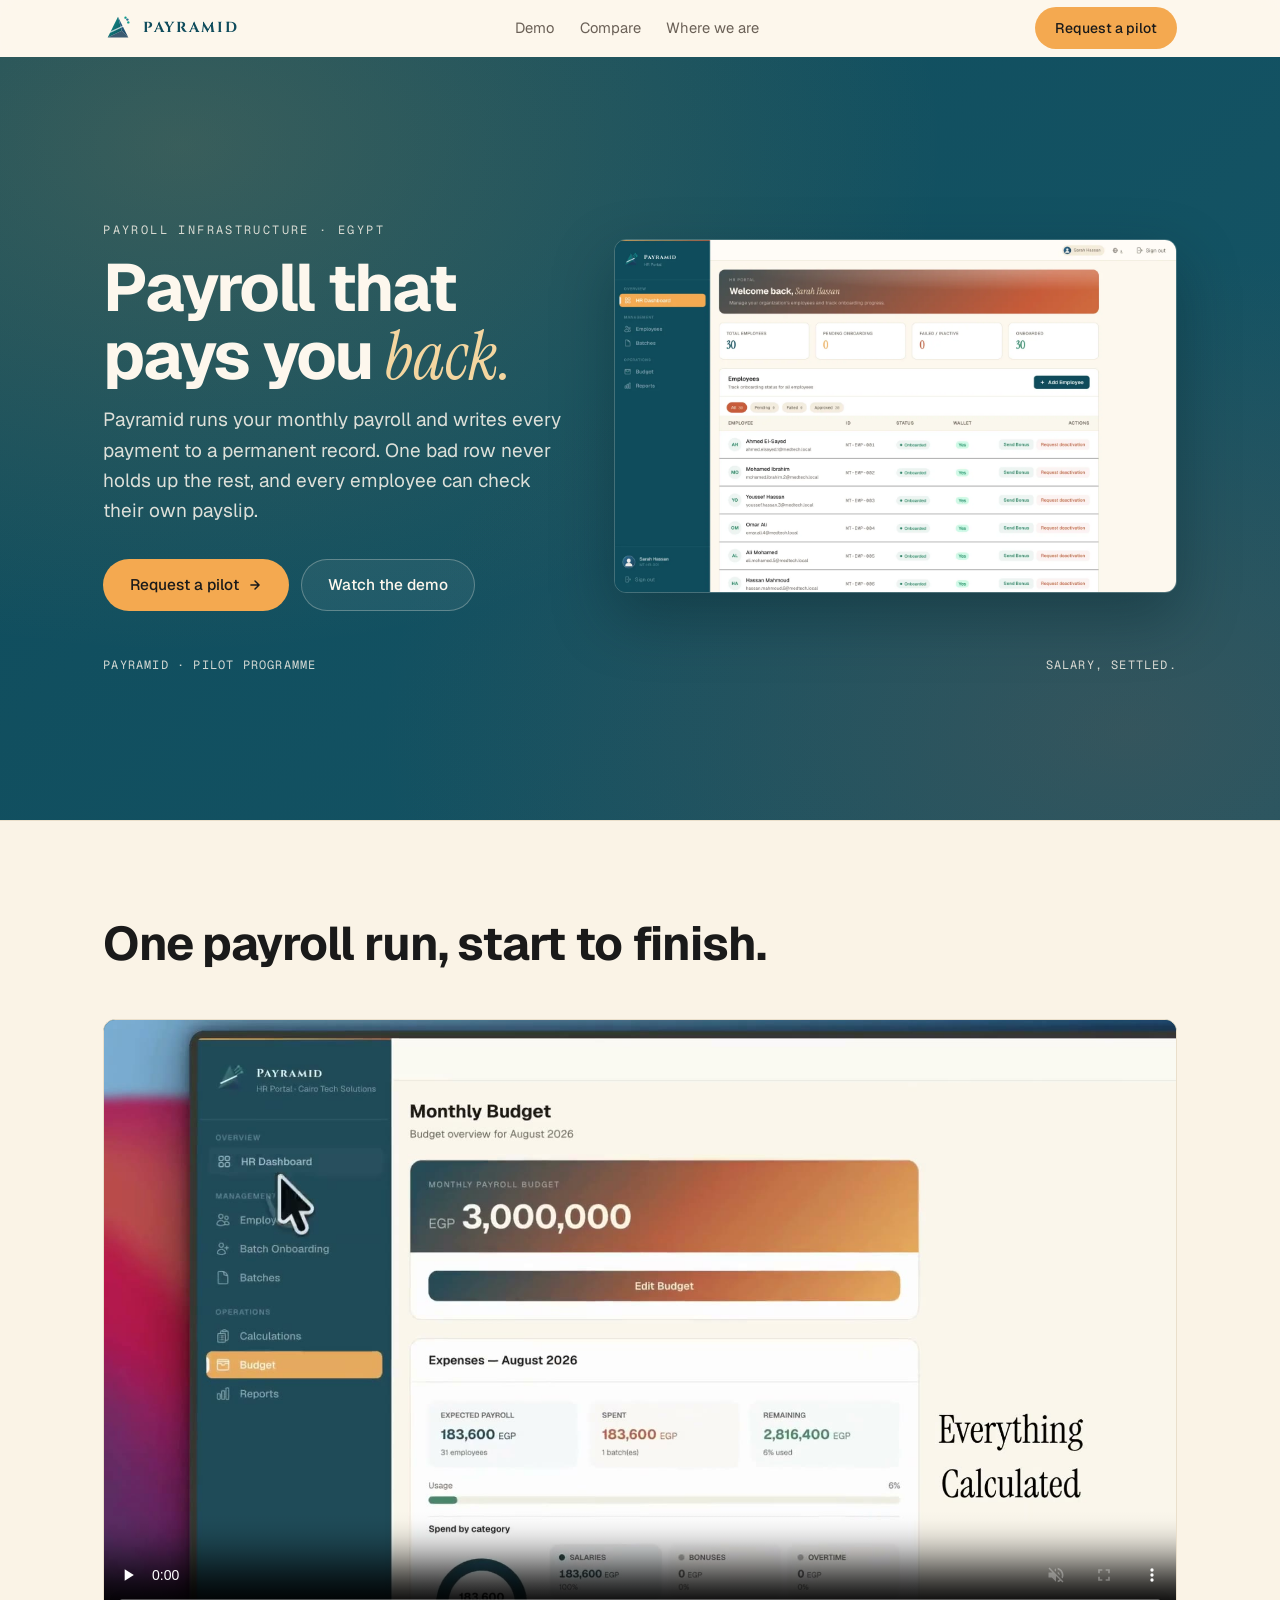
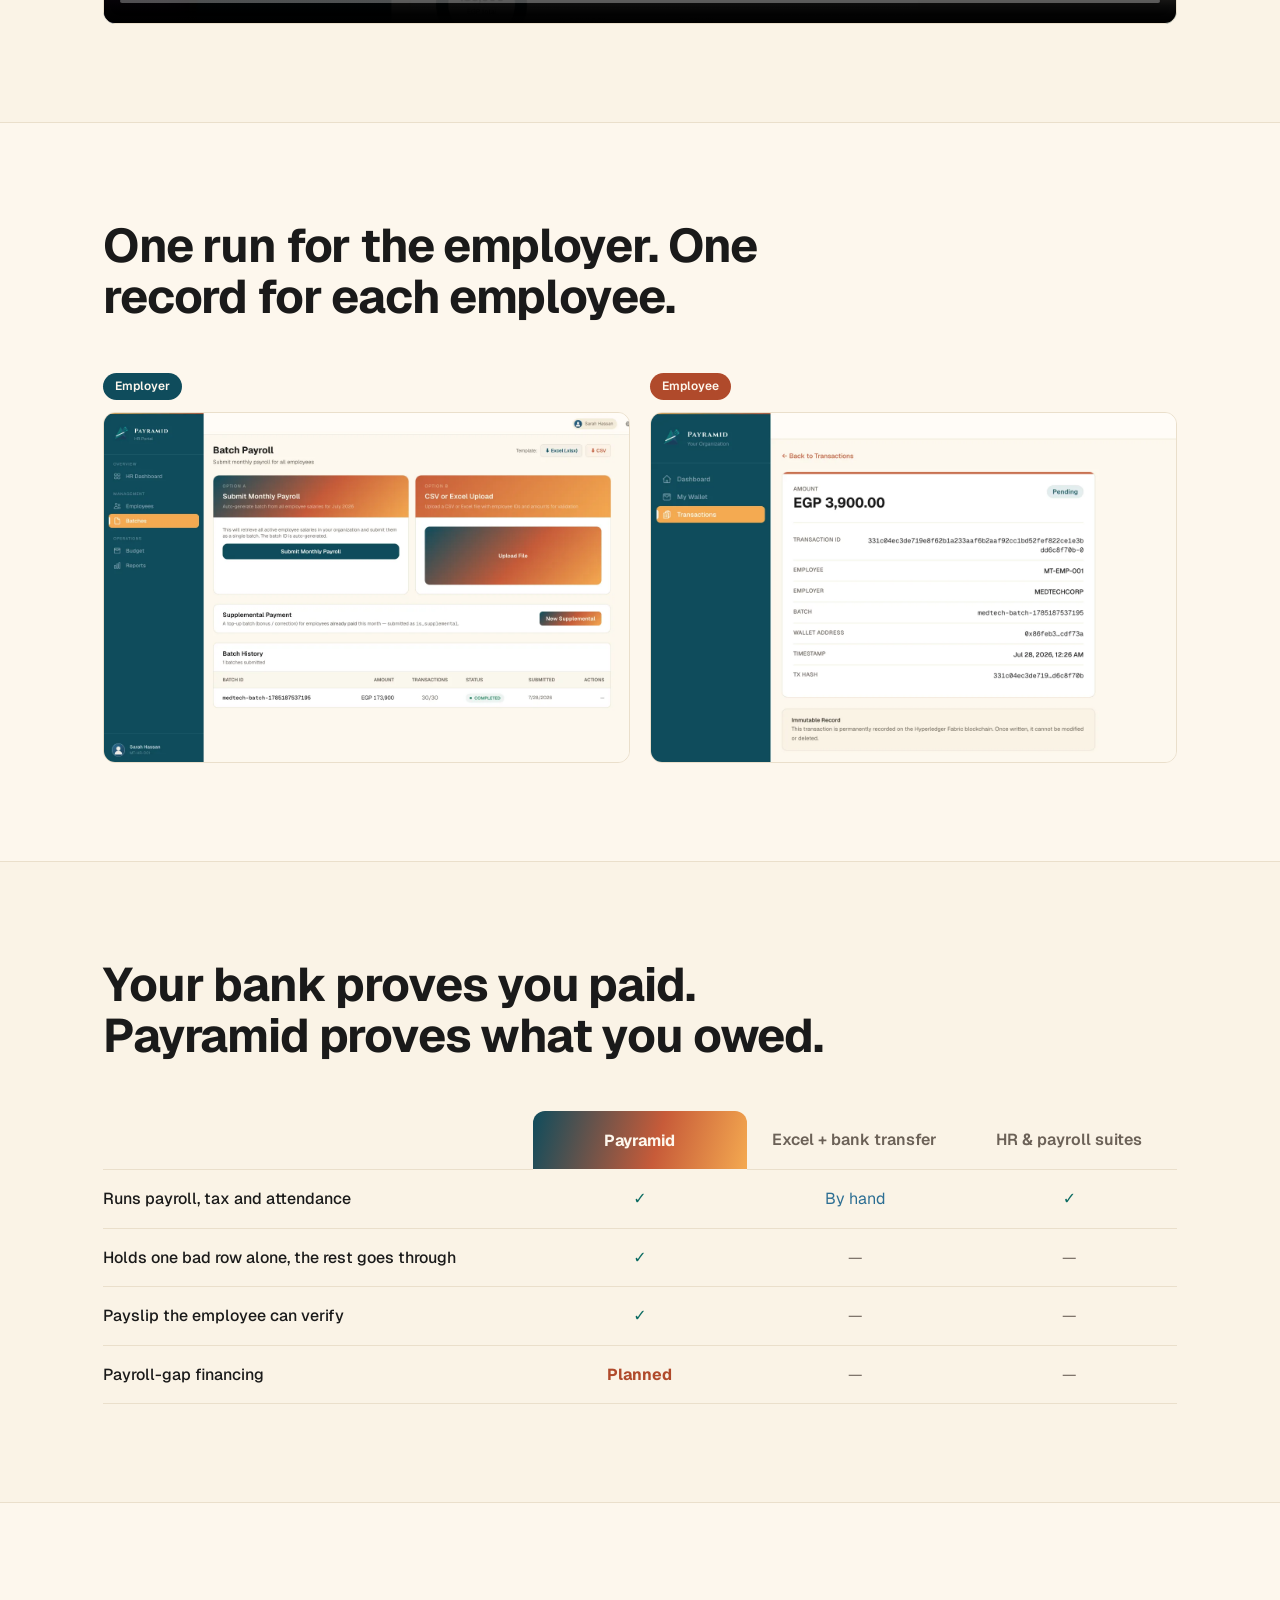
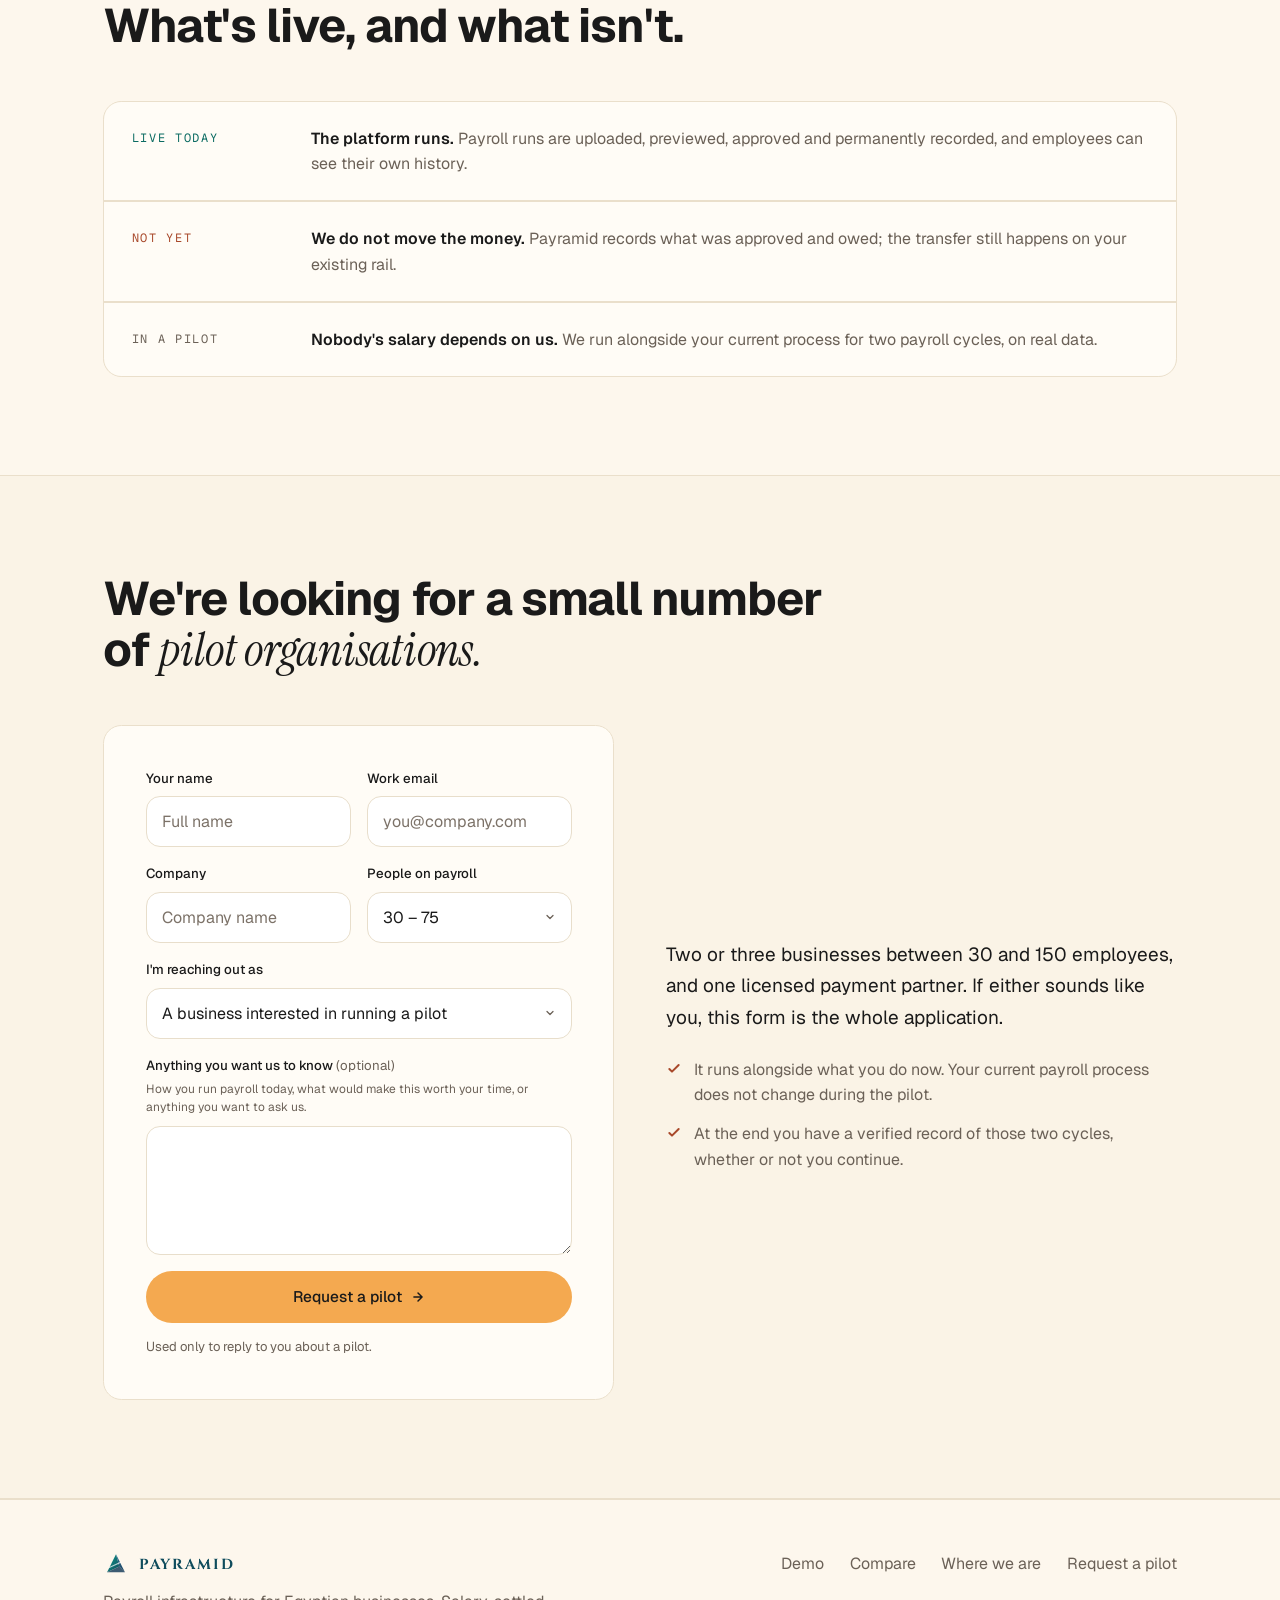
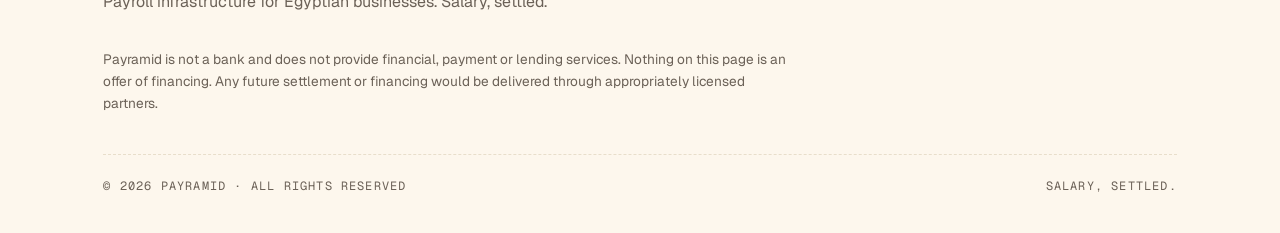
<file: index.html>
<!doctype html>
<html lang="en">
  <head>
    <meta charset="utf-8" />
    <meta name="viewport" content="width=device-width, initial-scale=1" />
    <title>Payramid — Payroll that pays you back</title>
    <meta
      name="description"
      content="Payramid turns your monthly payroll run into a permanent, verifiable record. One bad row never stops the rest of the run, employees see every payment they have ever received, and the history you build belongs to your business."
    />
    <link rel="canonical" href="https://payramid.github.io/" />
    <meta name="theme-color" content="#0F4C5C" />
    <meta name="referrer" content="strict-origin-when-cross-origin" />

    <!-- Social -->
    <meta property="og:type" content="website" />
    <meta property="og:site_name" content="Payramid" />
    <meta property="og:title" content="Payramid — Payroll that pays you back" />
    <meta
      property="og:description"
      content="Every business runs payroll. Almost none get anything back from it. Payramid turns each monthly run into a permanent, verifiable record."
    />
    <meta property="og:url" content="https://payramid.github.io/" />
    <meta property="og:image" content="https://payramid.github.io/assets/og.png" />
    <meta property="og:image:width" content="1200" />
    <meta property="og:image:height" content="630" />
    <meta name="twitter:card" content="summary_large_image" />
    <meta name="twitter:title" content="Payramid — Payroll that pays you back" />
    <meta
      name="twitter:description"
      content="Every business runs payroll. Almost none get anything back from it. Payramid turns each monthly run into a permanent, verifiable record."
    />
    <meta name="twitter:image" content="https://payramid.github.io/assets/og.png" />

    <link rel="icon" type="image/svg+xml" href="/assets/favicon.svg" />
    <link rel="apple-touch-icon" href="/assets/favicon.svg" />

    <!-- Only the weights the stylesheet actually asks for: Cinzel 700,
         Geist 400/500/600/700, Geist Mono 400, Instrument Serif upright +
         italic. Anything added to styles.css must be added here too or it
         falls back to the system stack. -->
    <link rel="preconnect" href="https://fonts.googleapis.com" />
    <link rel="preconnect" href="https://fonts.gstatic.com" crossorigin />
    <link
      rel="preload"
      as="style"
      href="https://fonts.googleapis.com/css2?family=Cinzel:wght@700&family=Geist:wght@400;500;600;700&family=Geist+Mono:wght@400&family=Instrument+Serif:ital@0;1&display=swap"
    />
    <link
      href="https://fonts.googleapis.com/css2?family=Cinzel:wght@700&family=Geist:wght@400;500;600;700&family=Geist+Mono:wght@400&family=Instrument+Serif:ital@0;1&display=swap"
      rel="stylesheet"
    />
    <link rel="stylesheet" href="/assets/styles.css?v=4" />

    <!-- Arms the scroll-reveal hidden state before first paint. If site.js
         never signals that it is running, this takes the class off again so
         no section can ever be left invisible. -->
    <script>
      (function (d) {
        var r = d.documentElement;
        r.className += (r.className ? " " : "") + "pm-js";
        setTimeout(function () {
          if (r.className.indexOf("pm-ready") === -1) {
            r.className = r.className.replace(/(^|\s)pm-js(\s|$)/, "$1");
          }
        }, 2000);
      })(document);
    </script>

    <!-- Microsoft Clarity — impressions, unique visitors, scroll depth, heatmaps -->
    <script type="text/javascript">
      (function (c, l, a, r, i, t, y) {
        c[a] =
          c[a] ||
          function () {
            (c[a].q = c[a].q || []).push(arguments);
          };
        t = l.createElement(r);
        t.async = 1;
        t.src = "https://www.clarity.ms/tag/" + i;
        y = l.getElementsByTagName(r)[0];
        y.parentNode.insertBefore(t, y);
      })(window, document, "clarity", "script", "was4x3fm8x");
    </script>

    <!-- Organization only. Name, URL, logo, description — nothing else.
         No founding date, no headcount, no ratings, no offers: every field
         here has to be something we can stand behind in public. -->
    <script type="application/ld+json">
      {
        "@context": "https://schema.org",
        "@type": "Organization",
        "name": "Payramid",
        "url": "https://payramid.github.io/",
        "logo": "https://payramid.github.io/assets/og.png",
        "description": "Payramid turns a company's monthly payroll run into a permanent, verifiable record. One bad row never stops the rest of the run, and employees can see every payment they have ever received."
      }
    </script>
  </head>

  <body>
    <a class="skip-link" href="#top">Skip to content</a>

    <!-- ══ Nav ══════════════════════════════════════════════════════════════ -->
    <header class="nav" id="nav">
      <div class="wrap nav__inner">
        <a class="brand" href="#top" aria-label="Payramid — home">
          <svg width="30" height="30" viewBox="0 0 64 64" fill="none" aria-hidden="true">
            <defs>
              <linearGradient id="navG" x1="0" y1="0" x2="1" y2="1">
                <stop offset="0%" stop-color="#0F9B8E" /><stop offset="100%" stop-color="#0F4C5C" />
              </linearGradient>
              <linearGradient id="navB" x1="0" y1="0" x2="1" y2="1">
                <stop offset="0%" stop-color="#2C6E93" /><stop offset="100%" stop-color="#1A3F5C" />
              </linearGradient>
            </defs>
            <polygon points="32,8 10,52 40,38" fill="url(#navG)" />
            <polygon points="32,8 54,52 40,38" fill="url(#navB)" />
            <polygon points="10,52 54,52 40,38" fill="#1A3F5C" opacity="0.85" />
            <polygon points="16,42 46,28 44,26 14,40" fill="white" opacity="0.7" />
            <circle cx="48" cy="10" r="2.5" fill="#0F9B8E" />
            <circle cx="52" cy="14" r="2.5" fill="#2C6E93" />
            <circle cx="54" cy="20" r="2.5" fill="#0F9B8E" />
          </svg>
          <span class="brand__word">PAYRAMID</span>
        </a>

        <!-- Two copies of the section links: the inline rail from 900px up,
             and the disclosure below it. Exactly one is ever displayed, so
             only one is ever in the accessibility tree. Keep them in sync. -->
        <nav class="nav__links" aria-label="Primary">
          <a href="#demo">Demo</a>
          <a href="#compare">Compare</a>
          <a href="#status">Where we are</a>
        </nav>

        <div class="nav__cta">
          <a class="btn btn--primary btn--sm pm-press" href="#pilot">Request a pilot</a>

          <details class="nav__menu" id="nav-menu">
            <summary class="nav__menu-btn">
              <span class="nav__bars" aria-hidden="true"><i></i><i></i></span>
              <span class="nav__menu-label">Menu</span>
            </summary>
            <nav class="nav__panel" aria-label="Primary">
              <a href="#demo">Demo</a>
              <a href="#compare">Compare</a>
              <a href="#status">Where we are</a>
            </nav>
          </details>
        </div>
      </div>
    </header>

    <main id="top">
      <!-- ══ Hero ═══════════════════════════════════════════════════════════ -->
      <section class="hero pm-gradient-move">
        <div class="wrap">
          <div class="hero__inner">
            <div>
              <p class="kicker kicker--light">Payroll infrastructure · Egypt</p>
              <h1>Payroll that pays&nbsp;you <span class="em-serif">back.</span></h1>
              <p class="hero__sub">
                Payramid runs your monthly payroll and writes every payment to a permanent record.
                One bad row never holds up the rest, and every employee can check their own payslip.
              </p>
              <div class="btn-row">
                <a class="btn btn--primary pm-press" href="#pilot">
                  Request a pilot
                  <svg width="14" height="14" viewBox="0 0 24 24" fill="none" stroke="currentColor" stroke-width="2.5" stroke-linecap="round" stroke-linejoin="round" aria-hidden="true"><path d="M5 12h14M12 5l7 7-7 7" /></svg>
                </a>
                <a class="btn btn--ghost-light pm-press" href="#demo">Watch the demo</a>
              </div>
            </div>

            <div class="hero__shot">
              <img
                src="/assets/shot-hr-dashboard.webp"
                width="1600" height="1005"
                alt="The Payramid HR dashboard, listing thirty onboarded employees."
              />
            </div>
          </div>

          <div class="hero__foot">
            <span>PAYRAMID · PILOT PROGRAMME</span>
            <span>SALARY, SETTLED.</span>
          </div>
        </div>
      </section>

      <!-- ══ Demo ═══════════════════════════════════════════════════════════ -->
      <section class="section section--tint" id="demo">
        <div class="wrap">
          <div class="section-head">
            <h2 class="h2">One payroll run, start to finish.</h2>
          </div>
          <video
            class="demo__video"
            controls
            muted
            playsinline
            preload="none"
            poster="/assets/demo-poster.jpg"
            width="1920"
            height="1080"
          >
            <source src="/assets/demo.mp4" type="video/mp4" />
            <a href="/assets/demo.mp4">Download the demo video</a>
          </video>
        </div>
      </section>

      <!-- ══ Proof ══════════════════════════════════════════════════════════ -->
      <section class="section" id="proof">
        <div class="wrap">
          <div class="section-head">
            <h2 class="h2">One run for the employer. One record for each employee.</h2>
          </div>
          <div class="shots">
            <figure class="shot">
              <figcaption class="shot__label shot__label--employer">Employer</figcaption>
              <img
                src="/assets/shot-payroll-run.webp"
                width="1350" height="900" loading="lazy"
                alt="The HR batch payroll screen: one batch of thirty payments, marked completed."
              />
            </figure>
            <figure class="shot">
              <figcaption class="shot__label shot__label--employee">Employee</figcaption>
              <img
                src="/assets/shot-employee-record.webp"
                width="1350" height="900" loading="lazy"
                alt="An employee's transaction record showing amount, employer, batch and timestamp."
              />
            </figure>
          </div>
        </div>
      </section>

      <!-- ══ Compare ════════════════════════════════════════════════════════ -->
      <section class="section section--tint" id="compare">
        <div class="wrap">
          <div class="section-head">
            <h2 class="h2">Your bank proves you paid. Payramid proves what you owed.</h2>
          </div>
          <div class="compare" role="region" aria-label="Comparison of payroll options" tabindex="0">
            <table class="compare__table">
              <thead>
                <tr>
                  <td></td>
                  <th scope="col" class="compare__us">Payramid</th>
                  <th scope="col">Excel + bank transfer</th>
                  <th scope="col">HR &amp; payroll suites</th>
                </tr>
              </thead>
              <tbody>
                <tr>
                  <th scope="row">Runs payroll, tax and attendance</th>
                  <td class="compare__us"><span class="yes" aria-label="Yes">✓</span></td>
                  <td class="compare__manual">By hand</td>
                  <td><span class="yes" aria-label="Yes">✓</span></td>
                </tr>
                <tr>
                  <th scope="row">Holds one bad row alone, the rest goes through</th>
                  <td class="compare__us"><span class="yes" aria-label="Yes">✓</span></td>
                  <td><span class="no" aria-label="No">—</span></td>
                  <td><span class="no" aria-label="No">—</span></td>
                </tr>
                <tr>
                  <th scope="row">Payslip the employee can verify</th>
                  <td class="compare__us"><span class="yes" aria-label="Yes">✓</span></td>
                  <td><span class="no" aria-label="No">—</span></td>
                  <td><span class="no" aria-label="No">—</span></td>
                </tr>
                <tr>
                  <th scope="row">Payroll-gap financing</th>
                  <td class="compare__us">Planned</td>
                  <td><span class="no" aria-label="No">—</span></td>
                  <td><span class="no" aria-label="No">—</span></td>
                </tr>
              </tbody>
            </table>
          </div>
        </div>
      </section>

      <!-- ══ Where we are ═══════════════════════════════════════════════════ -->
      <section class="section" id="status">
        <div class="wrap">
          <div class="section-head">
            <h2 class="h2">What's live, and what isn't.</h2>
          </div>

          <div class="status pm-reveal">
            <div class="status__row">
              <span class="status__label status__label--live">Live today</span>
              <p>
                <strong>The platform runs.</strong> Payroll runs are uploaded, previewed, approved and
                permanently recorded, and employees can see their own history.
              </p>
            </div>
            <div class="status__row">
              <span class="status__label status__label--soon">Not yet</span>
              <p>
                <strong>We do not move the money.</strong> Payramid records what was approved and owed;
                the transfer still happens on your existing rail.
              </p>
            </div>
            <div class="status__row">
              <span class="status__label status__label--note">In a pilot</span>
              <p>
                <strong>Nobody's salary depends on us.</strong> We run alongside your current process
                for two payroll cycles, on real data.
              </p>
            </div>
          </div>
        </div>
      </section>

      <!-- ══ Pilot ══════════════════════════════════════════════════════════ -->
      <section class="section section--tint" id="pilot">
        <div class="wrap">
          <div class="section-head pm-reveal">
            <h2 class="h2">We're looking for a small number of <span class="em-serif">pilot organisations.</span></h2>
          </div>

          <div class="split split--form">
            <div class="form-card pm-reveal">
              <!-- The action here is what a browser with JavaScript turned off
                   posts to, so it has to carry the real endpoint. site.js
                   overwrites it from FORM_ENDPOINT on load and takes over the
                   submit — so the endpoint has to be set in BOTH places before
                   publishing. `novalidate` is deliberately absent: without JS
                   the browser's own validation is the only one there is, and
                   site.js switches it off for itself so it can word the errors. -->
              <form
                id="pilot-form"
                method="POST"
                action="https://formspree.io/f/maewblok"
              >
                <!-- Spam control, both halves free. `_gotcha` is the form
                     service's own honeypot; anything that fills it in is not a
                     person. `submitted_at` is stamped on load so site.js can
                     refuse a submission that arrived faster than a human could
                     type one. Neither is reachable by keyboard or screen reader. -->
                <div class="hp" aria-hidden="true">
                  <label for="f-gotcha">Leave this field empty</label>
                  <input id="f-gotcha" type="text" name="_gotcha" tabindex="-1" autocomplete="off" />
                </div>
                <input type="hidden" name="submitted_at" id="f-ts" value="" />
                <input type="hidden" name="_subject" value="Pilot request from payramid.github.io" />

                <div class="field-row">
                  <div class="field">
                    <label for="f-name">Your name</label>
                    <input id="f-name" name="name" type="text" autocomplete="name" placeholder="Full name" required />
                  </div>
                  <div class="field">
                    <label for="f-email">Work email</label>
                    <input id="f-email" name="email" type="email" autocomplete="email" inputmode="email" spellcheck="false" placeholder="you@company.com" required />
                  </div>
                </div>

                <div class="field-row">
                  <div class="field">
                    <label for="f-company">Company</label>
                    <input id="f-company" name="company" type="text" autocomplete="organization" placeholder="Company name" required />
                  </div>
                  <div class="field">
                    <label for="f-size">People on payroll</label>
                    <select id="f-size" name="headcount">
                      <option value="1-29">1 – 29</option>
                      <option value="30-75" selected>30 – 75</option>
                      <option value="76-150">76 – 150</option>
                      <option value="150+">150 +</option>
                      <option value="n/a">Not applicable</option>
                    </select>
                  </div>
                </div>

                <div class="field">
                  <label for="f-role">I'm reaching out as</label>
                  <select id="f-role" name="reaching_out_as">
                    <option value="pilot-sme">A business interested in running a pilot</option>
                    <option value="payment-partner">A licensed payment provider</option>
                    <option value="investor">An investor</option>
                    <option value="other">Something else</option>
                  </select>
                </div>

                <div class="field">
                  <label for="f-msg">Anything you want us to know <span class="field__opt">(optional)</span></label>
                  <p class="field__hint" id="f-msg-hint">
                    How you run payroll today, what would make this worth your time, or anything you
                    want to ask us.
                  </p>
                  <textarea id="f-msg" name="message" rows="4" aria-describedby="f-msg-hint"></textarea>
                </div>

                <button class="btn btn--primary pm-press" type="submit" id="f-submit" style="width: 100%">
                  Request a pilot
                  <svg width="14" height="14" viewBox="0 0 24 24" fill="none" stroke="currentColor" stroke-width="2.5" stroke-linecap="round" stroke-linejoin="round" aria-hidden="true"><path d="M5 12h14M12 5l7 7-7 7" /></svg>
                </button>

                <!-- Kept in the layout at all times, empty and zero-height, so
                     assistive tech has the live region already when the first
                     message lands. A region that starts display:none does not
                     reliably announce the update that reveals it. -->
                <div class="form-status" id="f-status" role="status" aria-live="polite" aria-atomic="true"></div>

                <p class="form-note">Used only to reply to you about a pilot.</p>
              </form>
            </div>

            <div class="pilot__aside pm-reveal">
              <p class="lede">
                Two or three businesses between 30 and 150 employees, and one licensed payment
                partner. If either sounds like you, this form is the whole application.
              </p>
              <ul class="form-aside">
                <li>
                  <svg width="16" height="16" viewBox="0 0 24 24" fill="none" stroke="currentColor" stroke-width="3" stroke-linecap="round" stroke-linejoin="round"><path d="M5 12l4 4L19 6"/></svg>
                  <span>It runs alongside what you do now. Your current payroll process does not change during the pilot.</span>
                </li>
                <li>
                  <svg width="16" height="16" viewBox="0 0 24 24" fill="none" stroke="currentColor" stroke-width="3" stroke-linecap="round" stroke-linejoin="round"><path d="M5 12l4 4L19 6"/></svg>
                  <span>At the end you have a verified record of those two cycles, whether or not you continue.</span>
                </li>
              </ul>
            </div>
          </div>
        </div>
      </section>
    </main>

    <!-- ══ Footer ═══════════════════════════════════════════════════════════ -->
    <footer class="footer">
      <div class="wrap">
        <div class="footer__top">
          <div>
            <a class="brand" href="#top">
              <svg width="26" height="26" viewBox="0 0 64 64" fill="none" aria-hidden="true">
                <defs>
                  <linearGradient id="ftG" x1="0" y1="0" x2="1" y2="1">
                    <stop offset="0%" stop-color="#0F9B8E" /><stop offset="100%" stop-color="#0F4C5C" />
                  </linearGradient>
                  <linearGradient id="ftB" x1="0" y1="0" x2="1" y2="1">
                    <stop offset="0%" stop-color="#2C6E93" /><stop offset="100%" stop-color="#1A3F5C" />
                  </linearGradient>
                </defs>
                <polygon points="32,8 10,52 40,38" fill="url(#ftG)" />
                <polygon points="32,8 54,52 40,38" fill="url(#ftB)" />
                <polygon points="10,52 54,52 40,38" fill="#1A3F5C" opacity="0.85" />
                <polygon points="16,42 46,28 44,26 14,40" fill="white" opacity="0.7" />
              </svg>
              <span class="brand__word">PAYRAMID</span>
            </a>
            <p class="footer__tag">
              Payroll infrastructure for Egyptian businesses. Salary, settled.
            </p>
          </div>

          <div class="footer__links">
            <a href="#demo">Demo</a>
            <a href="#compare">Compare</a>
            <a href="#status">Where we are</a>
            <a href="#pilot">Request a pilot</a>
          </div>
        </div>

        <p class="footer__legal">
          Payramid is not a bank and does not provide financial, payment or lending services. Nothing
          on this page is an offer of financing. Any future settlement or financing would be
          delivered through appropriately licensed partners.
        </p>


        <div class="footer__bottom">
          <span>© 2026 PAYRAMID · ALL RIGHTS RESERVED</span>
          <span>SALARY, SETTLED.</span>
        </div>
      </div>
    </footer>

    <script src="/assets/site.js?v=4"></script>
  </body>
</html>
</file>
<file: assets/styles.css>
/* ============================================================
   Payramid · Sunlit Clay — landing site
   Tokens and the motion system are lifted from the product's
   frontend/src/index.css so the site and the app read as one thing.

   Written mobile-first. Structural breakpoints only — everything
   continuous is handled by clamp():

     520   .grid--4        1 → 2 columns
     560   .field-row      1 → 2 columns
     620   hero button row stacked → inline
     640   .status__row    1 → 2 columns
     700   hero lockup, copy and pipeline return to full size
     760   .footer__top    stacked → row
     900   .grid--3 1 → 3 · .split 1 → 2 · nav disclosure → inline links
    1200   .grid--4        2 → 4 columns
    1440 / 1680 / 1920 / 2240 / 2560   container tiers (+ editorial
                                       section head from 1680)

   There is deliberately no breakpoint between 640 and 900: the old
   820px line flipped the card grids from 1 to 3 columns 14px later
   and produced 249px towers on an iPad Pro.
   ============================================================ */

/* ---- Design tokens ------------------------------------------------------- */
:root {
  --font-sans: "Geist", ui-sans-serif, system-ui, -apple-system, sans-serif;
  --font-mono: "Geist Mono", ui-monospace, "SF Mono", monospace;
  --font-serif: "Instrument Serif", Georgia, "Times New Roman", serif;
  --font-display: "Cinzel", var(--font-serif);

  --page: #fdf7ed;
  --card: #fffcf6;
  --ink: #1a1a1a;
  --muted: #6b6157;
  --line: #eadfcb;
  --line-soft: #e8decb;
  --clay: #f4a950;
  --clay-deep: #e89638;
  --copper: #c75b39;
  --teal: #0f4c5c;
  --teal-light: #0f9b8e;
  --steel: #2c6e93;

  /* Text-safe variants of the warm brand colours. The clay and copper
     fills stay exactly as they are; these are only used where the colour
     has to carry actual words on a cream surface. */
  --clay-text: #a8482a; /* 5.66:1 on --card */
  --copper-text: #b04a2b; /* 5.31:1 on --card */
  --teal-text: #0b6b62; /* 6.23:1 on --card */
  /* solid, not an alpha of --muted: 4.70:1 on the white field, still a
     clear step lighter than entered text so an empty field still reads
     as empty */
  --placeholder: #7c7268;

  /* Fluid type. Every preferred term is rem + vw so a user's browser
     font-size preference still counts. */
  --fs-h1: clamp(2.25rem, 1.5rem + 3.333vw, 5.75rem); /* 36 → 92 */
  --fs-h2: clamp(1.75rem, 1.3rem + 2.05vw, 4rem); /* 28 → 64 */
  --fs-h3: clamp(1.09rem, 1rem + 0.417vw, 1.625rem); /* 17.4 → 26 */
  --fs-lede: clamp(1rem, 0.93rem + 0.32vw, 1.375rem); /* 16 → 22 */
  --fs-body: clamp(0.906rem, 0.87rem + 0.16vw, 1.125rem); /* 14.5 → 18 */
  --fs-micro: clamp(0.656rem, 0.62rem + 0.16vw, 0.845rem); /* 10.5 → 13.5 */
  --fs-btn: clamp(0.875rem, 0.82rem + 0.18vw, 1rem);

  /* Fluid space */
  --space-section: clamp(68px, 3.4rem + 3.4vw, 168px);
  --gutter: clamp(18px, 0.875rem + 1.5vw, 56px);
  --grid-gap: clamp(14px, 0.5rem + 1vw, 32px);
  --space-head: clamp(32px, 1.5rem + 2vw, 76px);
  --radius: clamp(16px, 0.75rem + 0.5vw, 26px);
  --radius-sm: 14px;
  --nav-h: clamp(56px, 3rem + 0.6vw, 76px);

  /* The band of the next section that is always left showing under the
     hero. See .section-lead. */
  --peek: clamp(72px, 9vh, 132px);

  /* Hero brand lockup — one number drives the mark, the wordmark and
     the underline so the whole assembly scales as a unit. */
  --build-size: clamp(96px, 6vw + 40px, 210px);

  --max: 1140px;
}
@supports (height: 100svh) {
  :root {
    --peek: clamp(72px, 9svh, 132px);
  }
}

/* Container tiers. Stepped rather than a single clamp() because the
   container governs integer-column grids — each step is a composition
   that can be checked on its own. */
@media (min-width: 1440px) {
  :root {
    --max: 1240px;
  }
}
@media (min-width: 1680px) {
  :root {
    --max: 1380px;
  }
}
@media (min-width: 1920px) {
  :root {
    --max: 1520px;
  }
}
@media (min-width: 2240px) {
  :root {
    --max: 1680px;
  }
}
@media (min-width: 2560px) {
  :root {
    --max: 1760px;
  }
}

/* ---- Reset / base -------------------------------------------------------- */
*,
*::before,
*::after {
  box-sizing: border-box;
}
html {
  -webkit-font-smoothing: antialiased;
  text-rendering: optimizeLegibility;
  scroll-behavior: smooth;
  scroll-padding-top: calc(var(--nav-h) + 12px);
}
body {
  margin: 0;
  font-family: var(--font-sans);
  background: var(--page);
  color: var(--ink);
  font-size: 16px;
  line-height: 1.6;
  overflow-wrap: break-word;
}
h1,
h2,
h3,
h4,
p,
ul,
ol,
figure {
  margin: 0;
}
ul {
  padding: 0;
  list-style: none;
}
a {
  color: inherit;
  text-decoration: none;
}
img,
svg {
  max-width: 100%;
}
button,
input,
select,
textarea {
  font: inherit;
  color: inherit;
}

/* ---- Focus ---------------------------------------------------------------
   One visible ring everywhere, keyboard only. Teal on the cream page,
   cream inside the two dark panels. */
:focus-visible {
  outline: 2px solid var(--teal);
  outline-offset: 3px;
  border-radius: 4px;
}
.hero :focus-visible,
.panel-dark :focus-visible {
  outline-color: #fdf7ed;
}
.skip-link {
  position: absolute;
  left: 12px;
  top: -100px;
  z-index: 100;
  background: var(--card);
  color: var(--ink);
  border: 1px solid var(--line);
  border-radius: 999px;
  padding: 10px 18px;
  font-size: 14px;
  transition: top 0.18s ease;
}
.skip-link:focus-visible {
  top: 12px;
}

/* ---- Type voices (same roles as the app) --------------------------------- */
.font-mono,
code,
kbd,
samp,
pre {
  font-family: var(--font-mono);
}
/* Serif numerals — the "money" voice */
.font-money {
  font-family: var(--font-serif);
  font-variant-numeric: tabular-nums lining-nums;
  letter-spacing: -0.01em;
}
/* Tri-stop gradient clipped into the glyph */
.gradient-num {
  background: linear-gradient(105deg, #0f4c5c 0%, #c75b39 58%, #f4a950 100%);
  -webkit-background-clip: text;
  background-clip: text;
  -webkit-text-fill-color: transparent;
  color: transparent;
}
/* Brand display face — big PAYRAMID moments only */
.font-display {
  font-family: var(--font-display);
  letter-spacing: 0.1em;
  font-weight: 700;
}
/* Emphasis voice — italic serif inside headlines */
.em-serif {
  font-family: var(--font-serif);
  font-style: italic;
  font-weight: 400;
  letter-spacing: -0.005em;
}

/* ---- Layout primitives --------------------------------------------------- */
.wrap {
  width: 100%;
  max-width: var(--max);
  margin: 0 auto;
  padding: 0 var(--gutter);
}
.section {
  padding: var(--space-section) 0;
}
.section--tight {
  padding-block: calc(var(--space-section) * 0.72);
}
.section--tint {
  background: #faf3e6;
  border-block: 1px solid var(--line);
}
.kicker {
  font-family: var(--font-mono);
  font-size: var(--fs-micro);
  letter-spacing: 0.2em;
  text-transform: uppercase;
  color: var(--muted);
  margin-bottom: 14px;
}
/* Dark-panel text sits in two tiers, both set so they hold at the core of
   the clay blob and not merely on the flat panel: 0.86 for body-grade
   copy, 0.82 for the quiet mono labels. Headings stay full cream. */
.kicker--light {
  color: rgba(253, 247, 237, 0.82);
}
h2.h2 {
  font-size: var(--fs-h2);
  line-height: 1.08;
  letter-spacing: -0.025em;
  font-weight: 700;
  max-width: 22ch;
}
h3.h3 {
  font-size: var(--fs-h3);
  line-height: 1.3;
  letter-spacing: -0.012em;
  font-weight: 600;
}
.lede {
  font-size: var(--fs-lede);
  line-height: 1.65;
  color: var(--muted);
  max-width: 62ch;
  margin-top: 18px;
}
.section-head {
  margin-bottom: var(--space-head);
}

/* ---- 404 ----------------------------------------------------------------- */
/* 404.html borrows the nav, the footer and the type scale wholesale; this is
   the only thing it needs of its own. The heading rule repeats h2.h2 because
   that selector is element-qualified and the page leads with an h1. */
.error-page {
  display: flex;
  align-items: center;
  min-height: 58vh;
}
.error-page h1 {
  font-size: var(--fs-h2);
  line-height: 1.08;
  letter-spacing: -0.025em;
  font-weight: 700;
  max-width: 22ch;
}
.error-page .btn {
  margin-top: 30px;
}

/* ---- Buttons ------------------------------------------------------------- */
.btn {
  display: inline-flex;
  align-items: center;
  justify-content: center;
  gap: 9px;
  min-height: 44px;
  border: 1px solid transparent;
  border-radius: 999px;
  padding: 13px 26px;
  font-size: var(--fs-btn);
  font-weight: 500;
  cursor: pointer;
  white-space: nowrap;
}
/* Ink on clay, not white on clay: white measured 1.97:1, ink is 8.81:1. */
.btn--primary {
  background: var(--clay);
  color: var(--ink);
}
.btn--primary:hover {
  background: var(--clay-deep);
}
.btn--ghost {
  background: transparent;
  border-color: var(--line);
  color: var(--ink);
}
.btn--ghost:hover {
  border-color: var(--clay);
  color: var(--clay-text);
}
.btn--ghost-light {
  background: rgba(255, 255, 255, 0.06);
  border-color: rgba(253, 247, 237, 0.28);
  color: #fdf7ed;
}
.btn--ghost-light:hover {
  background: rgba(255, 255, 255, 0.13);
  border-color: rgba(253, 247, 237, 0.5);
}
.btn--sm {
  min-height: 38px;
  padding: 9px 19px;
  font-size: clamp(0.812rem, 0.78rem + 0.12vw, 0.906rem);
}
.btn-row {
  display: flex;
  flex-direction: column;
  align-items: stretch;
  gap: 14px;
  margin-top: 24px;
}
/* Under 620 the second action is a text link, not a second full-width
   pill — better hierarchy and 40px shorter. */
.btn-row .btn--ghost-light {
  background: none;
  border: 0;
  padding: 0;
  width: auto;
  align-self: flex-start;
  text-decoration: underline;
  text-underline-offset: 4px;
  min-height: 44px;
}
@media (min-width: 620px) {
  .btn-row {
    flex-direction: row;
    flex-wrap: wrap;
    align-items: center;
    gap: 12px;
    margin-top: 32px;
  }
  .btn-row .btn--ghost-light {
    background: rgba(255, 255, 255, 0.06);
    border: 1px solid rgba(253, 247, 237, 0.28);
    padding: 13px 26px;
    align-self: auto;
    text-decoration: none;
  }
}

/* ---- Nav ----------------------------------------------------------------- */
.nav {
  position: sticky;
  top: 0;
  z-index: 60;
  background: rgba(253, 247, 237, 0.82);
  backdrop-filter: saturate(160%) blur(14px);
  -webkit-backdrop-filter: saturate(160%) blur(14px);
  border-bottom: 1px solid transparent;
  transition: border-color 0.25s ease, background-color 0.25s ease;
}
.nav.is-stuck {
  border-bottom-color: var(--line);
}
.nav__inner {
  display: flex;
  align-items: center;
  justify-content: space-between;
  gap: clamp(12px, 2vw, 24px);
  height: var(--nav-h);
}
.brand {
  display: flex;
  align-items: center;
  gap: 10px;
}
.brand__word {
  font-family: var(--font-display);
  font-size: clamp(0.812rem, 0.75rem + 0.2vw, 1.062rem);
  letter-spacing: 0.14em;
  color: var(--teal);
  font-weight: 700;
}
.nav__links {
  display: none;
  align-items: center;
  gap: clamp(20px, 2vw, 38px);
}
.nav__links a {
  font-size: clamp(0.875rem, 0.84rem + 0.1vw, 0.938rem);
  color: var(--muted);
  transition: color 0.18s ease;
}
.nav__links a:hover {
  color: var(--ink);
}
.nav__cta {
  display: flex;
  align-items: center;
  gap: 12px;
}

/* Small-screen disclosure. <details> so it works with JS disabled and
   handles its own expanded state. */
.nav__menu {
  margin-left: auto;
}
.nav__menu-btn {
  display: inline-flex;
  align-items: center;
  gap: 8px;
  min-height: 44px;
  padding: 0 4px;
  font-family: var(--font-mono);
  font-size: var(--fs-micro);
  letter-spacing: 0.16em;
  text-transform: uppercase;
  color: var(--muted);
  cursor: pointer;
  list-style: none;
}
.nav__menu-btn::-webkit-details-marker {
  display: none;
}
.nav__bars {
  display: grid;
  gap: 4px;
  width: 18px;
}
.nav__bars i {
  display: block;
  height: 1.5px;
  background: currentColor;
  border-radius: 2px;
  transition: transform 0.2s cubic-bezier(0.2, 0.9, 0.25, 1.1);
}
.nav__menu[open] .nav__bars i:first-child {
  transform: translateY(2.75px) rotate(45deg);
}
.nav__menu[open] .nav__bars i:last-child {
  transform: translateY(-2.75px) rotate(-45deg);
}
/* Anchored to the sticky header, not to the summary, so it spans the
   full width without needing 100vw (which is wrong by a scrollbar). */
.nav__panel {
  position: absolute;
  top: 100%;
  left: 0;
  right: 0;
  display: grid;
  padding: 6px var(--gutter) 14px;
  background: var(--page);
  border-bottom: 1px solid var(--line);
}
.nav__panel a {
  display: flex;
  align-items: center;
  min-height: 44px;
  font-size: 16px;
  color: var(--ink);
  border-bottom: 1px solid var(--line-soft);
}
.nav__panel a:last-child {
  border-bottom: 0;
}

/* Below 400px the word "Menu" is the difference between fitting the
   header row and overflowing it — the bars carry it, the label stays
   for screen readers. */
@media (max-width: 399px) {
  .nav__menu-label {
    position: absolute;
    width: 1px;
    height: 1px;
    margin: -1px;
    overflow: hidden;
    clip-path: inset(50%);
    white-space: nowrap;
  }
  .nav__menu-btn {
    gap: 0;
  }
  .nav__cta .btn--sm {
    padding: 9px 14px;
  }
}

@media (min-width: 900px) {
  .nav__links {
    display: flex;
  }
  .nav__menu {
    display: none;
  }
}

/* ---- Hero ---------------------------------------------------------------- */
/* The hero is sized so exactly --peek pixels of #problem's lead band are
   left showing at the fold, at every viewport height. If hero copy ever
   grows past this min-height the guarantee lapses — re-check 1366×768
   and 1920×1080 after any copy change. */
.hero {
  position: relative;
  isolation: isolate;
  overflow: hidden;
  display: flex;
  flex-direction: column;
  justify-content: center;
  min-height: max(520px, calc(100vh - var(--nav-h) - var(--peek)));
  color: #fdf7ed;
  background: linear-gradient(135deg, #0f4c5c 0%, #155566 50%, #0f4c5c 100%);
}
@supports (height: 100svh) {
  .hero {
    min-height: max(520px, calc(100svh - var(--nav-h) - var(--peek)));
  }
}
.hero > * {
  position: relative;
  z-index: 1;
}
.hero__inner {
  display: grid;
  grid-template-columns: 1fr;
  gap: clamp(16px, 2vh, 44px);
  align-items: center;
  padding-block: clamp(40px, 5vh, 96px);
}
.hero h1 {
  font-size: var(--fs-h1);
  line-height: 1.02;
  letter-spacing: -0.035em;
  font-weight: 700;
  max-width: 16ch;
}
.hero h1 .em-serif {
  opacity: 0.94;
}
.hero__sub {
  margin-top: clamp(14px, 1.6vh, 24px);
  font-size: var(--fs-lede);
  line-height: 1.6;
  /* 0.86 rather than 0.76: this text can sit over the clay blob, and the
     alpha has to hold at the blob core, not just on the flat panel */
  color: rgba(253, 247, 237, 0.86);
  max-width: 52ch;
}
/* short / long copy pair — see the comment beside them in the markup */
.u-lg {
  display: none;
}
@media (min-width: 700px) {
  .u-sm {
    display: none;
  }
  .u-lg {
    display: inline;
  }
}
.hero__build {
  order: -1;
  display: flex;
  align-items: center;
  justify-content: flex-start;
  margin-bottom: 4px;
}
.pyramid-build {
  display: flex;
  flex-direction: row;
  align-items: center;
  gap: 12px;
  user-select: none;
}
.pyramid-build > svg {
  width: 62px;
  height: 62px;
}
.pyramid-build__word {
  display: flex;
  gap: 2px;
  justify-content: center;
  font-family: var(--font-display);
  font-weight: 700;
  font-size: 24px;
  line-height: 1;
  color: #fdf7ed;
}
/* the drawn underline needs its full width to read as a scribble */
.pm-rule {
  display: none;
}
.pipeline {
  display: grid;
  grid-template-columns: repeat(3, minmax(0, 1fr));
  gap: clamp(10px, 2.5vw, 26px);
  margin-top: clamp(24px, 3vh, 44px);
  padding-top: clamp(18px, 2vh, 28px);
  border-top: 1px solid rgba(253, 247, 237, 0.16);
}
.pipeline__item {
  display: flex;
  flex-direction: column;
  align-items: flex-start;
  gap: 4px;
  min-width: 0;
}
.pipeline__k {
  font-family: var(--font-mono);
  font-size: var(--fs-micro);
  letter-spacing: 0.14em;
  color: rgba(253, 247, 237, 0.82);
}
.pipeline__v {
  font-size: clamp(0.688rem, 0.62rem + 0.5vw, 0.812rem);
  line-height: 1.3;
  hyphens: auto;
  color: rgba(255, 255, 255, 0.92);
}
.hero__foot {
  display: none;
  justify-content: space-between;
  align-items: center;
  gap: 16px;
  flex-wrap: wrap;
  padding: 0 0 26px;
  font-family: var(--font-mono);
  font-size: var(--fs-micro);
  letter-spacing: 0.1em;
  color: rgba(253, 247, 237, 0.82);
}

@media (min-width: 700px) {
  .hero__build {
    justify-content: center;
    margin-bottom: 0;
  }
  .pyramid-build {
    flex-direction: column;
    gap: 20px;
  }
  .pyramid-build > svg {
    width: var(--build-size);
    height: var(--build-size);
  }
  .pyramid-build__word {
    gap: 3px;
    font-size: calc(var(--build-size) * 0.267);
  }
  .pm-rule {
    display: block;
    width: calc(var(--build-size) * 1.55);
    height: auto;
    margin-top: 2px;
  }
  .pipeline__item {
    flex-direction: row;
    align-items: center;
    gap: 10px;
  }
  .hero__foot {
    display: flex;
  }
}
@media (min-width: 900px) {
  .hero__inner {
    grid-template-columns: 1.15fr 0.85fr;
    gap: clamp(40px, 4vw, 72px);
  }
  .hero__build {
    order: 0;
  }
}
@media (min-width: 1440px) {
  .hero__inner {
    grid-template-columns: 1.2fr 0.8fr;
    gap: clamp(48px, 4vw, 96px);
  }
}
@media (min-width: 1920px) {
  .hero__inner {
    grid-template-columns: 1.25fr 0.75fr;
  }
}

/* ---- Short viewports (height-keyed) --------------------------------------
   The compact hero treatment above is keyed on WIDTH, so a wide-but-short
   viewport — a landscape phone, a 1024×600 netbook, or a 1280×800 desktop
   at 200% zoom, which reflows to 640×400 CSS px — was still being served
   the full desktop hero. These blocks mirror the compact rules on height.

   Keyed on max-height and not on orientation: 200% zoom is a short
   viewport, not a landscape one, and Reflow has to hold there.

   Three bands:
     H >= 700   peek guaranteed, nothing here applies
     460–700    peek guaranteed via the compact treatment
     H < 460    peek released by design; the guarantee becomes the primary
                CTA above the fold

   These must stay AFTER the width-keyed hero rules — they win on source
   order at equal specificity, which is how height beats width here.
   Any future change to hero copy must be re-checked at 640×400 and
   844×390, not only at the tall viewports. */
@media (max-height: 700px) {
  :root {
    --peek: 56px; /* hairline + kicker + cue still fit */
  }

  /* Drop the 520px floor. That floor is there to stop a tall viewport
     collapsing the hero, but in this band it is the thing that eats the
     peek — at 1024×600 it pinned the hero at 520px inside 487px of
     available space and left only 23px of the lead band showing. Here
     the hero is sized to exactly the space that is left. */
  .hero {
    min-height: calc(100vh - var(--nav-h) - var(--peek));
  }

  .hero__inner {
    grid-template-columns: 1fr;
    padding-block: 24px;
    gap: 16px;
  }
  .hero__build {
    order: -1;
    justify-content: flex-start;
    margin-bottom: 4px;
  }
  .pyramid-build {
    flex-direction: row;
    align-items: center;
    gap: 12px;
  }
  .pyramid-build > svg {
    width: 56px;
    height: 56px;
  }
  .pyramid-build__word {
    gap: 2px;
    font-size: 22px;
  }
  .pm-rule {
    display: none;
  }

  .hero__foot {
    display: none;
  }
  .hero h1 {
    font-size: clamp(1.75rem, 1.2rem + 2.4vw, 3rem);
  }
  .hero__sub {
    margin-top: 12px;
  }
  .hero .kicker {
    margin-bottom: 8px;
  }

  /* force the short copy at any width — height wins over the 700px
     width switch on these two spans */
  .u-lg {
    display: none;
  }
  .u-sm {
    display: inline;
  }

  /* The pipeline costs ~95px including its rule and margin, and there is
     nowhere in this band that can afford it: measured peek without this
     rule was 8px at 390×621, 27px at 390×640, 29px at 360×640 and 31px
     at 430×621 — a sliced kicker, which is exactly what the band exists
     to prevent. The same three steps are restated in #how. */
  .pipeline {
    display: none;
  }
}

@supports (height: 100svh) {
  @media (max-height: 700px) {
    .hero {
      min-height: calc(100svh - var(--nav-h) - var(--peek));
    }
  }
}

@media (max-height: 540px) {
  .hero__sub {
    display: none; /* headline and CTA carry it alone */
  }
}

@media (max-height: 460px) {
  .hero {
    min-height: 0; /* peek guarantee formally released */
  }
  .hero__inner {
    padding-block: 18px;
  }
}

/* ---- The fold band ------------------------------------------------------
   The first thing below the hero is a fixed-height unit — hairline,
   label, scroll cue — so whatever the viewport height, the peek is a
   complete composition and the headline underneath is never sliced. */
.section--lead {
  padding-top: 0;
}
.section-lead {
  min-height: var(--peek);
  display: flex;
  align-items: center;
  justify-content: space-between;
  gap: 16px;
  border-top: 1px solid var(--line);
}
.section-lead .kicker {
  margin-bottom: 0;
}
.section-lead__cue {
  display: inline-flex;
  color: var(--muted);
  opacity: 0.7;
  transition: opacity 0.4s ease;
}
.section-lead.is-passed .section-lead__cue {
  opacity: 0;
}
.section-lead + .section-head {
  margin-top: clamp(20px, 2vw, 40px);
}

/* ---- Cards --------------------------------------------------------------- */
.grid {
  display: grid;
  gap: var(--grid-gap);
  grid-template-columns: 1fr;
}
.card {
  background: var(--card);
  border: 1px solid var(--line);
  border-radius: var(--radius);
  padding: clamp(22px, 1rem + 1.2vw, 34px) clamp(20px, 1rem + 1vw, 32px);
}
.card__num {
  font-family: var(--font-mono);
  font-size: var(--fs-micro);
  letter-spacing: 0.18em;
  color: var(--clay-text);
  margin-bottom: 18px;
}
.card p {
  margin-top: 12px;
  font-size: var(--fs-body);
  line-height: 1.62;
  color: var(--muted);
  max-width: 46ch;
}
.card--problem {
  background: transparent;
  border-style: dashed;
  border-color: var(--line-soft);
}
.card--problem .card__num {
  color: var(--copper-text);
}
.icon-badge {
  width: clamp(36px, 2rem + 0.6vw, 52px);
  height: clamp(36px, 2rem + 0.6vw, 52px);
  border-radius: clamp(10px, 0.5rem + 0.25vw, 16px);
  display: grid;
  place-items: center;
  background: rgba(244, 169, 80, 0.14);
  color: var(--clay-text);
  margin-bottom: 20px;
}

@media (min-width: 520px) {
  .grid--4 {
    grid-template-columns: repeat(2, 1fr);
  }
}
/* Between 600 and 900 a full-width numbered card reads as a stretched
   letterbox, so the numeral moves into its own column. */
@media (min-width: 600px) and (max-width: 899px) {
  #problem .card--problem {
    display: grid;
    grid-template-columns: clamp(60px, 10vw, 120px) 1fr;
    column-gap: clamp(16px, 3vw, 32px);
    align-items: start;
  }
  #problem .card--problem .card__num {
    grid-column: 1;
    grid-row: 1 / span 2;
    margin-bottom: 0;
  }
  #problem .card--problem .h3,
  #problem .card--problem p {
    grid-column: 2;
  }
}
@media (min-width: 900px) {
  .grid--2 {
    grid-template-columns: repeat(2, 1fr);
  }
  .grid--3 {
    grid-template-columns: repeat(3, 1fr);
  }
}
@media (min-width: 1200px) {
  /* never 3 columns — a 3-up of four cards orphans the fourth */
  .grid--4 {
    grid-template-columns: repeat(4, 1fr);
  }
}

/* Editorial section head: past 1680 the width is spent on structure
   rather than on inflating a single column. */
@media (min-width: 1680px) {
  .section-head {
    display: grid;
    grid-template-columns: minmax(0, 1.05fr) minmax(0, 0.95fr);
    gap: 0 clamp(40px, 4vw, 88px);
    align-items: end;
  }
  .section-head > .kicker {
    grid-column: 1 / -1;
    grid-row: 1;
  }
  .section-head > .h2 {
    grid-column: 1;
    grid-row: 2;
  }
  .section-head > .lede {
    grid-column: 2;
  }
  /* the lede that sits beside the headline shares its row and baseline;
     any further paragraphs stack underneath it in the same column */
  .section-head > .h2 + .lede {
    grid-row: 2;
    margin-top: 0;
    padding-bottom: 0.35em;
  }
}

/* ---- Feature split (the "one bad row" moment) ---------------------------- */
.split {
  display: grid;
  grid-template-columns: 1fr;
  gap: 40px;
  align-items: center;
}
.split--form {
  gap: 40px;
  align-items: start;
}
/* On small screens the argument is read before the illustration. */
.split--held > :first-child {
  order: 2;
}
.split--held > :last-child {
  order: 1;
}
@media (min-width: 900px) {
  .split {
    grid-template-columns: 1fr 1fr;
    gap: clamp(36px, 4vw, 88px);
  }
  .split--form {
    grid-template-columns: 1.05fr 0.95fr;
  }
  .split--held > :first-child,
  .split--held > :last-child {
    order: 0;
  }
}

.batch {
  background: var(--card);
  border: 1px solid var(--line);
  border-radius: var(--radius);
  padding: clamp(14px, 0.5rem + 1vw, 22px);
}
.batch__head {
  display: flex;
  align-items: center;
  justify-content: space-between;
  gap: 12px;
  padding-bottom: 16px;
  margin-bottom: 6px;
  border-bottom: 1px solid var(--line);
  font-family: var(--font-mono);
  font-size: var(--fs-micro);
  letter-spacing: 0.14em;
  text-transform: uppercase;
  color: var(--muted);
}
.row {
  display: grid;
  grid-template-columns: minmax(0, 1fr) auto auto;
  align-items: center;
  column-gap: clamp(8px, 2vw, 14px);
  padding: clamp(11px, 0.4rem + 0.4vw, 13px) clamp(8px, 0.2rem + 0.6vw, 12px);
  border-radius: 11px;
  transition: background-color 0.2s ease;
}
.row__who {
  display: flex;
  align-items: center;
  gap: clamp(8px, 2vw, 12px);
  min-width: 0;
}
.row__dot {
  width: 8px;
  height: 8px;
  border-radius: 999px;
  background: var(--teal-light);
  flex: none;
}
.row__name {
  font-size: var(--fs-body);
  white-space: nowrap;
  overflow: hidden;
  text-overflow: ellipsis;
}
.row__amt {
  font-family: var(--font-serif);
  font-variant-numeric: tabular-nums lining-nums;
  font-size: clamp(1rem, 0.95rem + 0.16vw, 1.25rem);
  color: var(--ink);
  flex: none;
  white-space: nowrap;
}
.row__tag {
  font-family: var(--font-mono);
  font-size: clamp(0.594rem, 0.56rem + 0.14vw, 0.719rem);
  letter-spacing: 0.12em;
  text-transform: uppercase;
  color: var(--teal-text);
  min-width: 48px;
  text-align: right;
}
.row--held {
  background: rgba(244, 169, 80, 0.11);
  outline: 1px solid rgba(244, 169, 80, 0.42);
}
.row--held .row__dot {
  background: var(--clay);
}
.row--held .row__tag {
  color: var(--clay-text);
}
.batch__foot {
  margin-top: 14px;
  padding-top: 14px;
  border-top: 1px dashed var(--line-soft);
  display: flex;
  justify-content: space-between;
  align-items: baseline;
  gap: 12px;
  font-size: clamp(0.75rem, 0.72rem + 0.12vw, 0.875rem);
  color: var(--muted);
}
.batch__total {
  font-family: var(--font-serif);
  font-size: clamp(1.25rem, 1.1rem + 0.5vw, 1.75rem);
  color: var(--ink);
  white-space: nowrap;
}
@media (min-width: 1920px) {
  /* past ~700px wide the illustration starts reading as a real data
     grid rather than a diagram */
  .batch {
    max-width: 620px;
    margin-inline: auto;
  }
}
.batch__cap {
  margin-top: 14px;
  font-size: var(--fs-body);
  line-height: 1.55;
  color: var(--muted);
  max-width: 52ch;
}

.checklist {
  margin-top: 26px;
  display: grid;
  gap: 14px;
}
.checklist li {
  display: flex;
  gap: 12px;
  align-items: flex-start;
  font-size: var(--fs-body);
  line-height: 1.58;
  color: var(--muted);
}
.checklist svg {
  flex: none;
  margin-top: 4px;
  color: var(--clay-text);
}
.checklist strong {
  color: var(--ink);
  font-weight: 600;
}

/* ---- Product moments (hand-built, not screenshots) ----------------------- */
.moment {
  margin-top: var(--space-head);
  max-width: 620px;
  margin-inline: auto;
}
.moment__cap {
  margin-top: 14px;
  font-size: var(--fs-body);
  line-height: 1.6;
  color: var(--muted);
  text-align: center;
}
.emp {
  display: flex;
  align-items: baseline;
  justify-content: space-between;
  gap: 12px;
  flex-wrap: wrap;
  padding: 16px 12px 18px;
}
.emp__name {
  font-size: var(--fs-h3);
  font-weight: 600;
  letter-spacing: -0.012em;
}
.emp__label {
  font-family: var(--font-mono);
  font-size: var(--fs-micro);
  letter-spacing: 0.14em;
  text-transform: uppercase;
  color: var(--muted);
  margin-top: 4px;
}
.emp__amt {
  font-size: clamp(1.75rem, 1.5rem + 1vw, 2.5rem);
  line-height: 1;
}

/* Twelve months of record, accumulating along a baseline. */
.ledger {
  margin-bottom: var(--space-head);
}
.ledger__bars {
  display: grid;
  grid-template-columns: repeat(12, minmax(0, 1fr));
  gap: clamp(4px, 0.8vw, 12px);
  align-items: end;
  padding-bottom: 10px;
  border-bottom: 1px solid rgba(253, 247, 237, 0.28);
}
.ledger__bar {
  display: block;
  width: 100%;
  max-width: 34px;
  margin-inline: auto;
  height: clamp(38px, 5.5vw, 92px);
  border-radius: 3px 3px 0 0;
  background: linear-gradient(180deg, rgba(244, 169, 80, 0.78) 0%, rgba(244, 169, 80, 0.18) 100%);
}
.ledger__months {
  display: grid;
  grid-template-columns: repeat(12, minmax(0, 1fr));
  gap: clamp(4px, 0.8vw, 12px);
  margin-top: 8px;
  font-family: var(--font-mono);
  font-size: clamp(0.5rem, 0.4rem + 0.3vw, 0.75rem);
  letter-spacing: 0.04em;
  text-align: center;
  color: rgba(253, 247, 237, 0.82);
}
.ledger__cap {
  margin-top: 16px;
  font-size: var(--fs-body);
  line-height: 1.6;
  color: rgba(253, 247, 237, 0.86);
  max-width: 62ch;
}

/* ---- Dark panel ---------------------------------------------------------- */
.panel-dark {
  position: relative;
  isolation: isolate;
  overflow: hidden;
  color: #fdf7ed;
  background: linear-gradient(135deg, #0f4c5c 0%, #155566 52%, #0f4c5c 100%);
}
.panel-dark > * {
  position: relative;
  z-index: 1;
}
.panel-dark .h2,
.panel-dark .h3 {
  color: #fdf7ed;
}
.panel-dark .lede {
  color: rgba(253, 247, 237, 0.86);
}
.panel-dark .card p {
  color: rgba(253, 247, 237, 0.86);
}
.panel-dark .card {
  background: rgba(255, 255, 255, 0.05);
  border-color: rgba(253, 247, 237, 0.14);
}
/* Sand rather than clay, and typed to out-specify `.panel-dark .card p`,
   which the numeral is also matched by. Clay on the dark card measured
   2.80:1; this holds the warm accent and clears AA. */
.panel-dark .card p.card__num {
  color: #fae7c6;
}
.panel-dark .form-note {
  color: rgba(253, 247, 237, 0.86);
  max-width: 68ch;
  margin-top: 28px;
}

/* ---- Roles --------------------------------------------------------------- */
.role {
  display: flex;
  flex-direction: column;
  height: 100%;
}
.role__tag {
  font-family: var(--font-mono);
  font-size: var(--fs-micro);
  letter-spacing: 0.16em;
  text-transform: uppercase;
  color: var(--muted);
  margin-bottom: 16px;
}
.role ul {
  margin-top: 18px;
  display: grid;
  gap: 10px;
}
.role li {
  position: relative;
  padding-left: 18px;
  font-size: var(--fs-body);
  line-height: 1.55;
  color: var(--muted);
}
.role li::before {
  content: "";
  position: absolute;
  left: 0;
  top: 0.55em;
  width: 6px;
  height: 6px;
  border-radius: 999px;
  background: var(--clay);
}
@media (min-width: 600px) and (max-width: 899px) {
  .role {
    display: grid;
    grid-template-columns: minmax(0, 0.9fr) minmax(0, 1.1fr);
    /* the 1fr row soaks up the height the list adds, so the heading stays
       tucked under its tag instead of drifting down the card */
    grid-template-rows: auto 1fr;
    column-gap: clamp(20px, 4vw, 48px);
    align-items: start;
  }
  .role__tag {
    grid-column: 1;
    grid-row: 1;
  }
  .role .h3 {
    grid-column: 1;
    grid-row: 2;
  }
  .role ul {
    grid-column: 2;
    grid-row: 1 / span 2;
    margin-top: 0;
  }
}

/* ---- Honest-status list -------------------------------------------------- */
.status {
  display: grid;
  gap: 2px;
  border: 1px solid var(--line);
  border-radius: var(--radius);
  overflow: hidden;
  background: var(--line);
}
.status__row {
  background: var(--card);
  padding: clamp(18px, 1rem + 0.6vw, 24px) clamp(18px, 1rem + 0.9vw, 30px);
  display: grid;
  grid-template-columns: 1fr;
  gap: 10px;
  align-items: start;
}
.status__label {
  justify-self: start;
  font-family: var(--font-mono);
  font-size: var(--fs-micro);
  letter-spacing: 0.14em;
  text-transform: uppercase;
  border: 1px solid currentColor;
  border-radius: 999px;
  padding: 4px 10px;
}
.status__label--live {
  color: var(--teal-text);
}
.status__label--soon {
  color: var(--clay-text);
}
.status__label--note {
  color: var(--muted);
}
.status__row p {
  font-size: var(--fs-body);
  line-height: 1.6;
  color: var(--muted);
  max-width: 78ch;
}
.status__row strong {
  color: var(--ink);
  font-weight: 600;
}
@media (min-width: 640px) {
  .status__row {
    grid-template-columns: clamp(112px, 12vw, 190px) 1fr;
    gap: clamp(18px, 2vw, 28px);
  }
  .status__label {
    border: 0;
    padding: 3px 0 0;
  }
}

/* ---- Form ---------------------------------------------------------------- */
.form-card {
  background: var(--card);
  border: 1px solid var(--line);
  border-radius: var(--radius);
  padding: clamp(22px, 1rem + 2vw, 44px);
}
@media (min-width: 1920px) {
  .form-card {
    max-width: 720px;
  }
}
.field {
  display: grid;
  gap: 7px;
  margin-bottom: 16px;
}
.field label {
  font-size: clamp(0.781rem, 0.75rem + 0.1vw, 0.875rem);
  font-weight: 500;
  color: var(--ink);
}
.field__opt {
  color: var(--muted);
  font-weight: 400;
}
/* Instructions live here, not in a placeholder — placeholder text
   disappears the moment someone starts answering. */
.field__hint {
  margin: -2px 0 2px;
  font-size: var(--fs-micro);
  line-height: 1.5;
  color: var(--muted);
}
.field input,
.field select,
.field textarea {
  width: 100%;
  border: 1px solid var(--line-soft);
  border-radius: var(--radius-sm);
  padding: 12px 15px;
  /* never below 16px: iOS Safari zooms the whole viewport on focus */
  font-size: max(16px, var(--fs-body));
  background: #fff;
  transition: border-color 0.18s ease, box-shadow 0.18s ease;
}

/* The native select arrow sits hard against the right edge, which reads as
   lopsided beside the 15px the text is inset on the left. Draw our own and
   inset it by that same 15px so both sides of the control match. */
.field select {
  appearance: none;
  -webkit-appearance: none;
  background: #fff
    url("data:image/svg+xml,%3Csvg xmlns='http://www.w3.org/2000/svg' width='12' height='12' viewBox='0 0 24 24' fill='none' stroke='%236b6157' stroke-width='2.5' stroke-linecap='round' stroke-linejoin='round'%3E%3Cpath d='M6 9l6 6 6-6'/%3E%3C/svg%3E")
    no-repeat right 15px center;
  background-size: 12px 12px;
  /* 15 inset + 12 glyph + 11 clear, so a long option never runs under it */
  padding-right: 38px;
}

/* opacity: 1 is required — Firefox applies its own placeholder opacity
   on top of the colour, which would drag the ratio back below AA. */
.field input::placeholder,
.field textarea::placeholder {
  color: var(--placeholder);
  opacity: 1;
}
.field input:focus,
.field select:focus,
.field textarea:focus {
  border-color: var(--clay);
  box-shadow: 0 0 0 3px rgba(244, 169, 80, 0.22);
}
.field input:focus:not(:focus-visible),
.field select:focus:not(:focus-visible),
.field textarea:focus:not(:focus-visible) {
  outline: none;
}
.field textarea {
  min-height: 96px;
  resize: vertical;
}
.field-row {
  display: grid;
  grid-template-columns: 1fr;
  gap: 16px;
}
@media (min-width: 560px) {
  .field-row {
    grid-template-columns: 1fr 1fr;
  }
}
.form-note {
  margin-top: 14px;
  font-size: clamp(0.75rem, 0.72rem + 0.12vw, 0.875rem);
  line-height: 1.55;
  color: var(--muted);
}
/* The honeypot. Positioned off-screen rather than display:none — a field
   that is not rendered at all is the first thing a bot learns to skip — and
   kept out of the tab order and the accessibility tree in the markup, so no
   keyboard, screen reader or autofill ever reaches it. */
.hp {
  position: absolute;
  left: -9999px;
  width: 1px;
  height: 1px;
  overflow: hidden;
}

/* Empty by default and costing no space, but always rendered, so the
   aria-live region is in the accessibility tree before the first message is
   written into it. A region that starts at display:none does not reliably
   announce the update that reveals it. The box and the spacing therefore
   belong to the state classes, not to the base. */
.form-status {
  margin: 0;
  padding: 0;
  border-radius: var(--radius-sm);
  font-size: clamp(0.844rem, 0.8rem + 0.14vw, 0.938rem);
}
.form-status.is-ok,
.form-status.is-err {
  margin-top: 16px;
  padding: 12px 16px;
}
.form-status.is-ok {
  background: rgba(15, 155, 142, 0.1);
  border: 1px solid rgba(15, 155, 142, 0.32);
  color: var(--teal-text);
}
.form-status.is-err {
  background: rgba(199, 91, 57, 0.1);
  border: 1px solid rgba(199, 91, 57, 0.3);
  color: var(--clay-text);
}
.form-aside li {
  display: flex;
  gap: 12px;
  align-items: flex-start;
  font-size: var(--fs-body);
  line-height: 1.58;
  color: var(--muted);
  margin-bottom: 14px;
}
.form-aside svg {
  flex: none;
  margin-top: 4px;
  color: var(--clay-text);
}

/* ---- Footer -------------------------------------------------------------- */
.footer {
  border-top: 1px solid var(--line);
  padding: clamp(40px, 2rem + 1.5vw, 64px) 0 clamp(32px, 1.5rem + 1vw, 48px);
}
.footer__top {
  display: flex;
  flex-direction: column;
  gap: 32px;
  align-items: flex-start;
}
.footer__tag {
  margin-top: 12px;
  font-size: var(--fs-body);
  color: var(--muted);
  max-width: 42ch;
}
.footer__links {
  display: grid;
  grid-template-columns: repeat(2, minmax(0, 1fr));
  gap: 2px 24px;
  width: 100%;
  font-size: var(--fs-body);
  color: var(--muted);
}
.footer__links a {
  display: flex;
  align-items: center;
  min-height: 44px;
}
.footer__links a:hover {
  color: var(--ink);
}
.footer__legal {
  margin-top: 34px;
  font-size: clamp(0.781rem, 0.74rem + 0.14vw, 0.875rem);
  line-height: 1.6;
  color: var(--muted);
  max-width: 76ch;
}
.footer__bottom {
  margin-top: 40px;
  padding-top: 22px;
  border-top: 1px dashed var(--line-soft);
  display: flex;
  justify-content: space-between;
  gap: 16px;
  flex-wrap: wrap;
  font-family: var(--font-mono);
  font-size: var(--fs-micro);
  letter-spacing: 0.1em;
  color: var(--muted);
}
@media (min-width: 760px) {
  .footer__top {
    flex-direction: row;
    justify-content: space-between;
    gap: 32px;
  }
  .footer__links {
    display: flex;
    gap: clamp(18px, 2vw, 28px);
    flex-wrap: wrap;
    width: auto;
  }
  .footer__links a {
    min-height: 0;
  }
}

/* ============================================================
   Motion system — same class names and curves as the app
   ============================================================ */

/* Scroll reveal. The hidden state is scoped to .pm-js, which the head
   script sets and removes again if site.js never signals it is running,
   so a script failure can never leave the page blank. */
.pm-js .pm-reveal {
  opacity: 0;
  transform: translateY(18px);
  will-change: opacity, transform;
}
.pm-js .pm-reveal.pm-in {
  opacity: 1;
  transform: none;
  transition: opacity 0.6s cubic-bezier(0.2, 0.9, 0.25, 1.1),
    transform 0.6s cubic-bezier(0.2, 0.9, 0.25, 1.1);
}
.pm-js .pm-stagger > * {
  opacity: 0;
  transform: translateY(16px);
}
.pm-js .pm-stagger.pm-in > * {
  opacity: 1;
  transform: none;
  transition: opacity 0.55s cubic-bezier(0.2, 0.9, 0.25, 1.1),
    transform 0.55s cubic-bezier(0.2, 0.9, 0.25, 1.1);
  transition-delay: calc(var(--pm-i, 0) * 60ms);
}

/* Logo build — each SVG piece drops and bounces into place */
@keyframes pmLogoDrop {
  0% {
    opacity: 0;
    transform: translateY(-46px) rotate(-8deg);
  }
  12% {
    opacity: 1;
  }
  60% {
    transform: translateY(0) rotate(0);
  }
  74% {
    transform: translateY(-6px);
  }
  86% {
    transform: translateY(0);
  }
  94% {
    transform: translateY(-2px);
  }
  100% {
    opacity: 1;
    transform: translateY(0);
  }
}
.pm-logo-piece {
  transform-box: fill-box;
  transform-origin: center;
  animation: pmLogoDrop 1s cubic-bezier(0.34, 0.66, 0.4, 1) both;
}

/* Wordmark letters rise in */
@keyframes pmRise {
  from {
    opacity: 0;
    transform: translateY(28px);
  }
  to {
    opacity: 1;
    transform: translateY(0);
  }
}
.pm-letter {
  display: inline-block;
  animation: pmRise 0.56s cubic-bezier(0.2, 0.9, 0.25, 1.15) both;
}

/* Hand-drawn scribble underline draws itself */
.pm-scribble {
  stroke-dasharray: 1;
  stroke-dashoffset: 1;
  animation: pmDraw 0.72s ease 0.1s forwards;
}
@keyframes pmDraw {
  to {
    stroke-dashoffset: 0;
  }
}

/* Gentle pulse for the "live" dots */
@keyframes pmPulse {
  0%,
  100% {
    box-shadow: 0 0 0 0 rgba(244, 169, 80, 0.5);
  }
  50% {
    box-shadow: 0 0 0 5px rgba(244, 169, 80, 0);
  }
}
.pm-pulse {
  animation: pmPulse 2s ease-out infinite;
}

/* The brand gradient, gently in motion */
@keyframes pmGradientShift {
  0% {
    background-position: 0% 50%;
  }
  50% {
    background-position: 100% 50%;
  }
  100% {
    background-position: 0% 50%;
  }
}
.pm-gradient-move {
  background-size: 200% 200% !important;
  animation: pmGradientShift 9s ease-in-out infinite;
}

/* Clickable affordances — no shadows, just lift and warmth */
.pm-lift {
  transition: transform 0.18s cubic-bezier(0.2, 0.9, 0.25, 1.1), border-color 0.18s ease,
    background-color 0.18s ease;
}
.pm-lift:hover {
  transform: translateY(-2px);
  border-color: rgba(244, 169, 80, 0.55);
}
.pm-press {
  transition: transform 0.14s cubic-bezier(0.2, 0.9, 0.25, 1.1), filter 0.14s ease,
    opacity 0.14s ease, background-color 0.18s ease, border-color 0.18s ease, color 0.18s ease;
}
.pm-press:hover {
  filter: brightness(1.04);
}
.pm-press:active {
  transform: scale(0.97);
}

/* ---- The held row, told as a sequence ------------------------------------
   Rows settle in order, then one is pulled out and held while the rest
   stay settled. Fail-open: without .is-playing every row is already in
   its final state. */
@keyframes pmRowIn {
  from {
    opacity: 0;
    transform: translateY(10px);
  }
  to {
    opacity: 1;
    transform: none;
  }
}
@keyframes pmHold {
  0% {
    background-color: transparent;
    outline-color: transparent;
    transform: none;
  }
  55% {
    background-color: rgba(244, 169, 80, 0.14);
    outline-color: rgba(244, 169, 80, 0.5);
    transform: translateX(5px);
  }
  100% {
    background-color: rgba(244, 169, 80, 0.11);
    outline-color: rgba(244, 169, 80, 0.42);
    transform: none;
  }
}
@keyframes pmFadeOut {
  to {
    opacity: 0;
  }
}
@keyframes pmFadeIn {
  from {
    opacity: 0;
  }
  to {
    opacity: 1;
  }
}
@keyframes pmDotWarm {
  to {
    background-color: var(--clay);
  }
}
.batch.is-playing .row {
  animation: pmRowIn 420ms cubic-bezier(0.2, 0.9, 0.25, 1.1) both;
  animation-delay: calc(var(--pm-i, 0) * 90ms);
}
.batch.is-playing .row--held {
  animation: pmRowIn 420ms cubic-bezier(0.2, 0.9, 0.25, 1.1) calc(var(--pm-i, 0) * 90ms) both,
    pmHold 520ms cubic-bezier(0.2, 0.9, 0.25, 1.1) 900ms both;
}
.row__tag--swap {
  display: inline-grid;
  justify-items: end;
}
.row__tag--swap > * {
  grid-area: 1 / 1;
}
.row__tag-b {
  opacity: 0;
  color: var(--clay-text);
}
.batch.is-playing .row__tag-a {
  animation: pmFadeOut 240ms ease 960ms both;
}
.batch.is-playing .row__tag-b {
  animation: pmFadeIn 240ms ease 1040ms both;
}
.batch.is-playing .row--held .row__dot {
  animation: pmDotWarm 300ms ease 960ms both;
}
/* Without the sequence the held row is simply already held. */
.batch:not(.is-playing) .row__tag-a {
  opacity: 0;
}
.batch:not(.is-playing) .row__tag-b {
  opacity: 1;
}

/* ---- Scroll cue — bobs three times, then stops --------------------------- */
@keyframes pmCue {
  0%,
  60%,
  100% {
    transform: none;
  }
  75% {
    transform: translateY(5px);
  }
}
@media (prefers-reduced-motion: no-preference) {
  .section-lead__cue {
    animation: pmCue 1.6s cubic-bezier(0.2, 0.9, 0.25, 1.1) 3 both;
  }
}

/* ---- Veil parallax on the dark panels ------------------------------------
   Only the two warm blobs drift; the content never moves. Where
   scroll-driven animation is unsupported the ::before never applies and
   the panels look exactly as they did. */
@keyframes pmVeil {
  from {
    transform: translate3d(0, -4.5%, 0);
  }
  to {
    transform: translate3d(0, 4.5%, 0);
  }
}
.hero::before,
.panel-dark::before {
  content: "";
  position: absolute;
  inset: -14% -6%;
  z-index: 0;
  pointer-events: none;
}
/* The clay layer is capped at 0.18: it is the light blob, and text sitting
   on its core is where contrast bottoms out. The copper layers are dark
   enough not to cost anything and are left alone. */
.hero::before {
  background: radial-gradient(ellipse at 18% 20%, rgba(244, 169, 80, 0.18) 0%, transparent 46%),
    radial-gradient(ellipse at 84% 80%, rgba(199, 91, 57, 0.18) 0%, transparent 44%);
}
.panel-dark::before {
  background: radial-gradient(ellipse at 80% 15%, rgba(244, 169, 80, 0.18) 0%, transparent 48%),
    radial-gradient(ellipse at 10% 88%, rgba(199, 91, 57, 0.16) 0%, transparent 46%);
}
@supports (animation-timeline: view()) {
  @media (prefers-reduced-motion: no-preference) {
    .hero::before,
    .panel-dark::before {
      animation: pmVeil linear both;
      animation-timeline: view();
      animation-range: entry 0% exit 100%;
    }
  }
}

/* ---- Reduced motion ------------------------------------------------------ */
@media (prefers-reduced-motion: reduce) {
  html {
    scroll-behavior: auto;
  }
  .pm-js .pm-reveal,
  .pm-js .pm-stagger > *,
  .pm-logo-piece,
  .pm-letter,
  .pm-gradient-move,
  .pm-pulse,
  .batch.is-playing .row,
  .batch.is-playing .row--held,
  .batch.is-playing .row--held .row__dot,
  .batch .row__tag-a,
  .batch .row__tag-b,
  .section-lead__cue {
    animation: none !important;
    transition: none !important;
    opacity: 1 !important;
    transform: none !important;
  }
  /* the held row keeps its final look, so the story still reads */
  .batch .row--held {
    background: rgba(244, 169, 80, 0.11);
    outline: 1px solid rgba(244, 169, 80, 0.42);
  }
  .batch .row--held .row__dot {
    background: var(--clay);
  }
  .batch .row__tag-a {
    display: none;
  }
  .pm-scribble {
    stroke-dashoffset: 0 !important;
    animation: none !important;
  }
}

/* ---- Media-led sections ---------------------------------------------------
   Hero screenshot, demo video, proof screenshots and the comparison table.
   The page shows the product instead of describing it. */
.hero__shot img,
.shot img,
.demo__video {
  display: block;
  width: 100%;
  height: auto;
  border-radius: 12px;
}
.hero__shot img {
  border: 1px solid rgba(253, 247, 237, 0.18);
  box-shadow: 0 24px 60px rgba(4, 28, 35, 0.35);
}
.demo__video {
  background: var(--teal);
  border: 1px solid var(--line);
}
.demo__note,
.compare__note,
.shot figcaption {
  margin-top: 12px;
  font-size: var(--fs-body);
  line-height: 1.5;
  color: var(--muted);
}
.shots {
  display: grid;
  gap: var(--grid-gap);
}
@media (min-width: 900px) {
  .shots {
    grid-template-columns: 1fr 1fr;
  }
}
.shot {
  margin: 0;
}
.shot img {
  border: 1px solid var(--line);
}
.compare {
  overflow-x: auto;
}
.compare__table {
  width: 100%;
  table-layout: fixed;
  border-collapse: collapse;
  font-size: var(--fs-body);
}
.compare__table thead td {
  width: 40%;
}
/* all four columns stay on screen on a phone: the Payramid column is the
   point of the table, so it must never sit behind a sideways scroll */
@media (max-width: 559px) {
  .compare__table {
    font-size: 0.8rem;
  }
  .compare__table th,
  .compare__table td {
    padding: 12px 2px;
  }
  .compare__table thead td {
    width: 27%;
  }
  .compare__table thead th {
    overflow-wrap: normal;
  }
}
.compare__table th,
.compare__table td {
  padding: 16px 14px;
  border-bottom: 1px solid var(--line);
  text-align: center;
  vertical-align: middle;
}
.compare__table thead th {
  font-weight: 600;
  color: var(--muted);
}
.compare__table tbody th {
  text-align: left;
  font-weight: 500;
  padding-left: 0;
}
.compare__table .compare__us {
  background: #faf3e6;
  color: var(--teal);
  font-weight: 700;
}
.compare__table .yes {
  color: var(--teal-text);
  font-weight: 700;
}
.compare__table .no {
  color: var(--placeholder);
}
/* the screenshot is the hero's evidence, so it gets the wider column */
@media (min-width: 900px) {
  .hero__inner {
    grid-template-columns: 0.9fr 1.1fr;
  }
}

/* ---- Colour and labels ----------------------------------------------------
   The product's brand gradient (teal → copper → clay, from its index.css)
   and its secondary colours come back as surfaces, not as decoration. */
:root {
  --brand-gradient: linear-gradient(105deg, #0f4c5c 0%, #c75b39 58%, #f4a950 100%);
}
.hero h1 .em-serif {
  color: #f4d6a0;
  opacity: 1;
}
.shot .shot__label {
  display: inline-block;
  margin: 0 0 12px;
  padding: 5px 12px;
  border-radius: 999px;
  font-size: var(--fs-micro);
  font-weight: 600;
  line-height: 1.4;
  color: #fdf7ed;
}
.shot .shot__label--employer {
  background: var(--teal);
}
.shot .shot__label--employee {
  background: var(--copper-text);
}
.compare__table thead .compare__us {
  background: var(--brand-gradient);
  color: #fdf7ed;
  border-radius: 12px 12px 0 0;
  border-bottom: 0;
}
.compare__table .compare__manual {
  color: var(--steel);
}
.compare__table tbody .compare__us {
  color: var(--copper-text);
}
.compare__table tbody .compare__us .yes {
  color: var(--teal-text);
}
/* pilot: the sentence sits beside the form, level with its top edge */
.pilot__aside .lede {
  margin-top: 0;
  margin-bottom: 24px;
}
/* on one column the qualifying sentence comes before the form, not after */
@media (max-width: 899px) {
  .pilot__aside {
    order: -1;
  }
}

/* pilot: no panel. The text is centred against the height of the form. */
@media (min-width: 900px) {
  .split--form {
    grid-template-columns: 1fr 1fr;
    align-items: center;
  }
}
.pilot__aside .lede {
  max-width: none;
  color: var(--ink);
}
@media (min-width: 1920px) {
  .split--form .form-card {
    max-width: none;
  }
}
</file>
